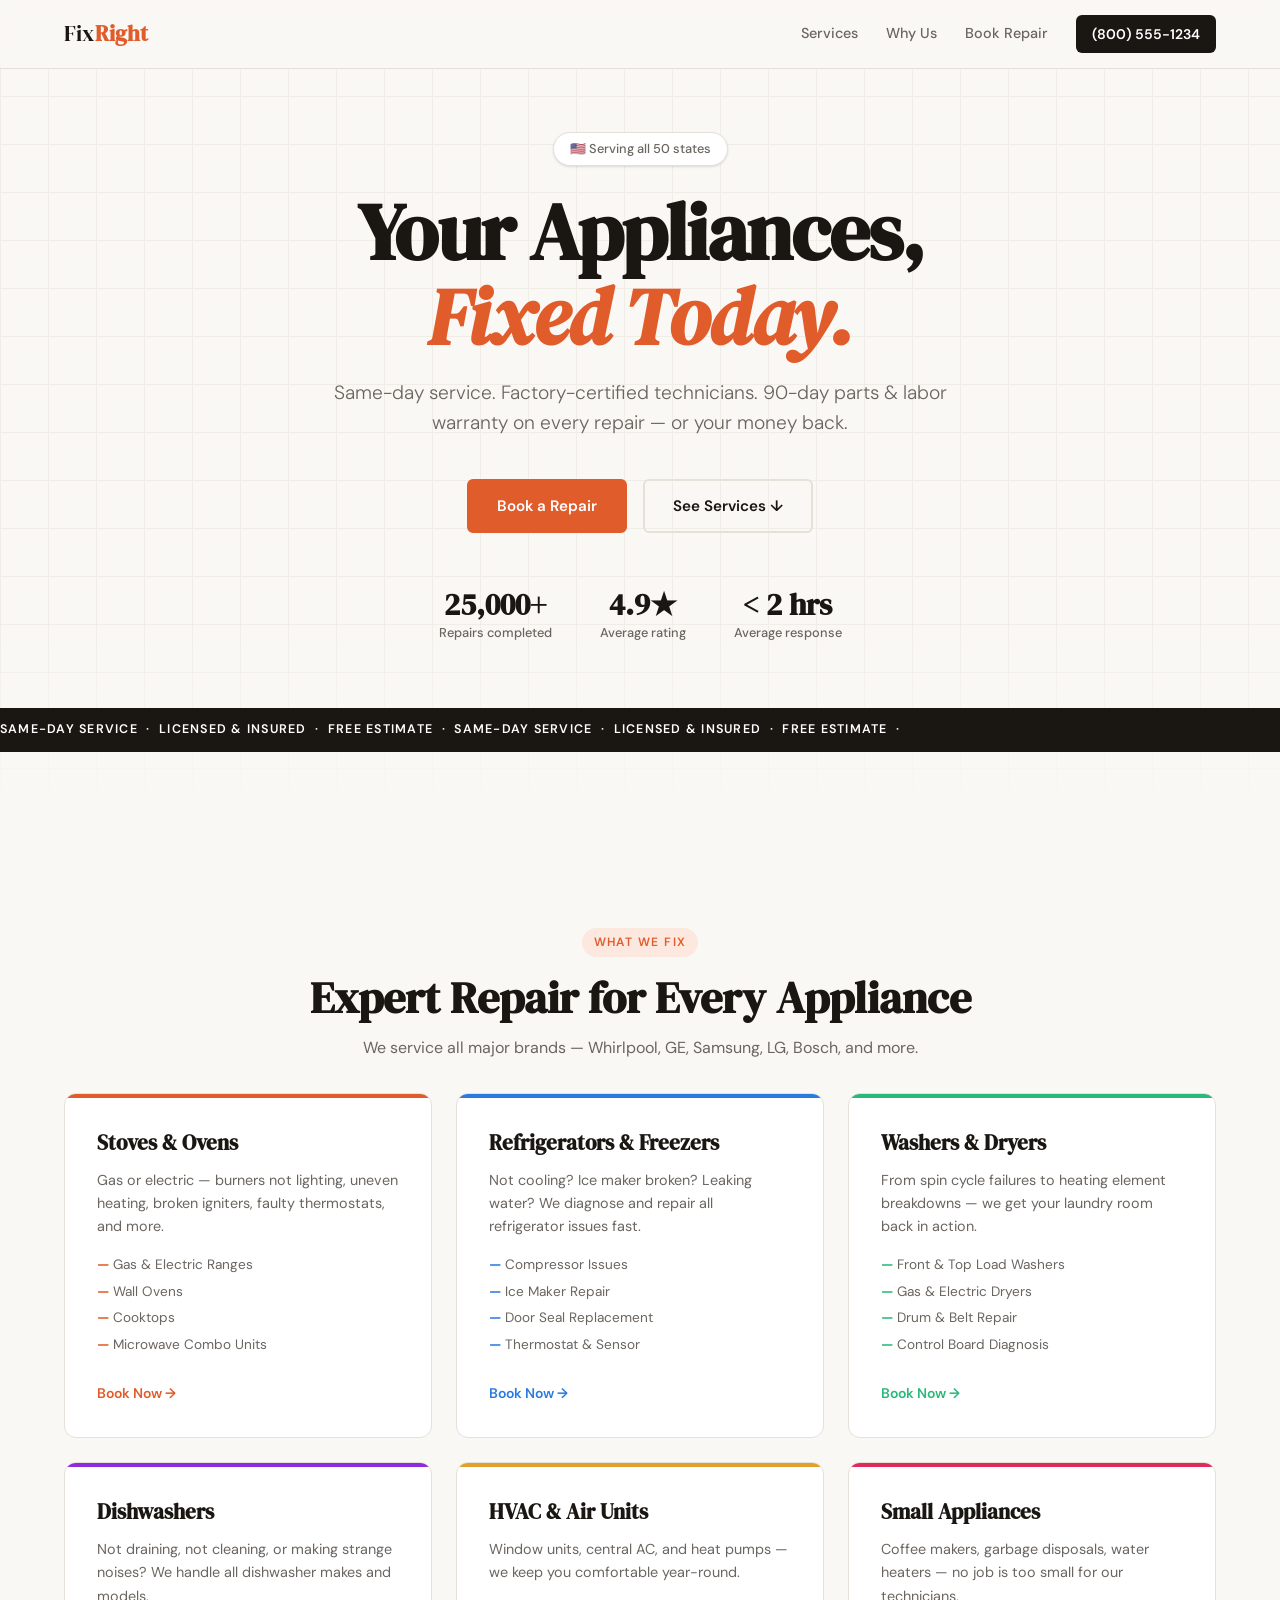
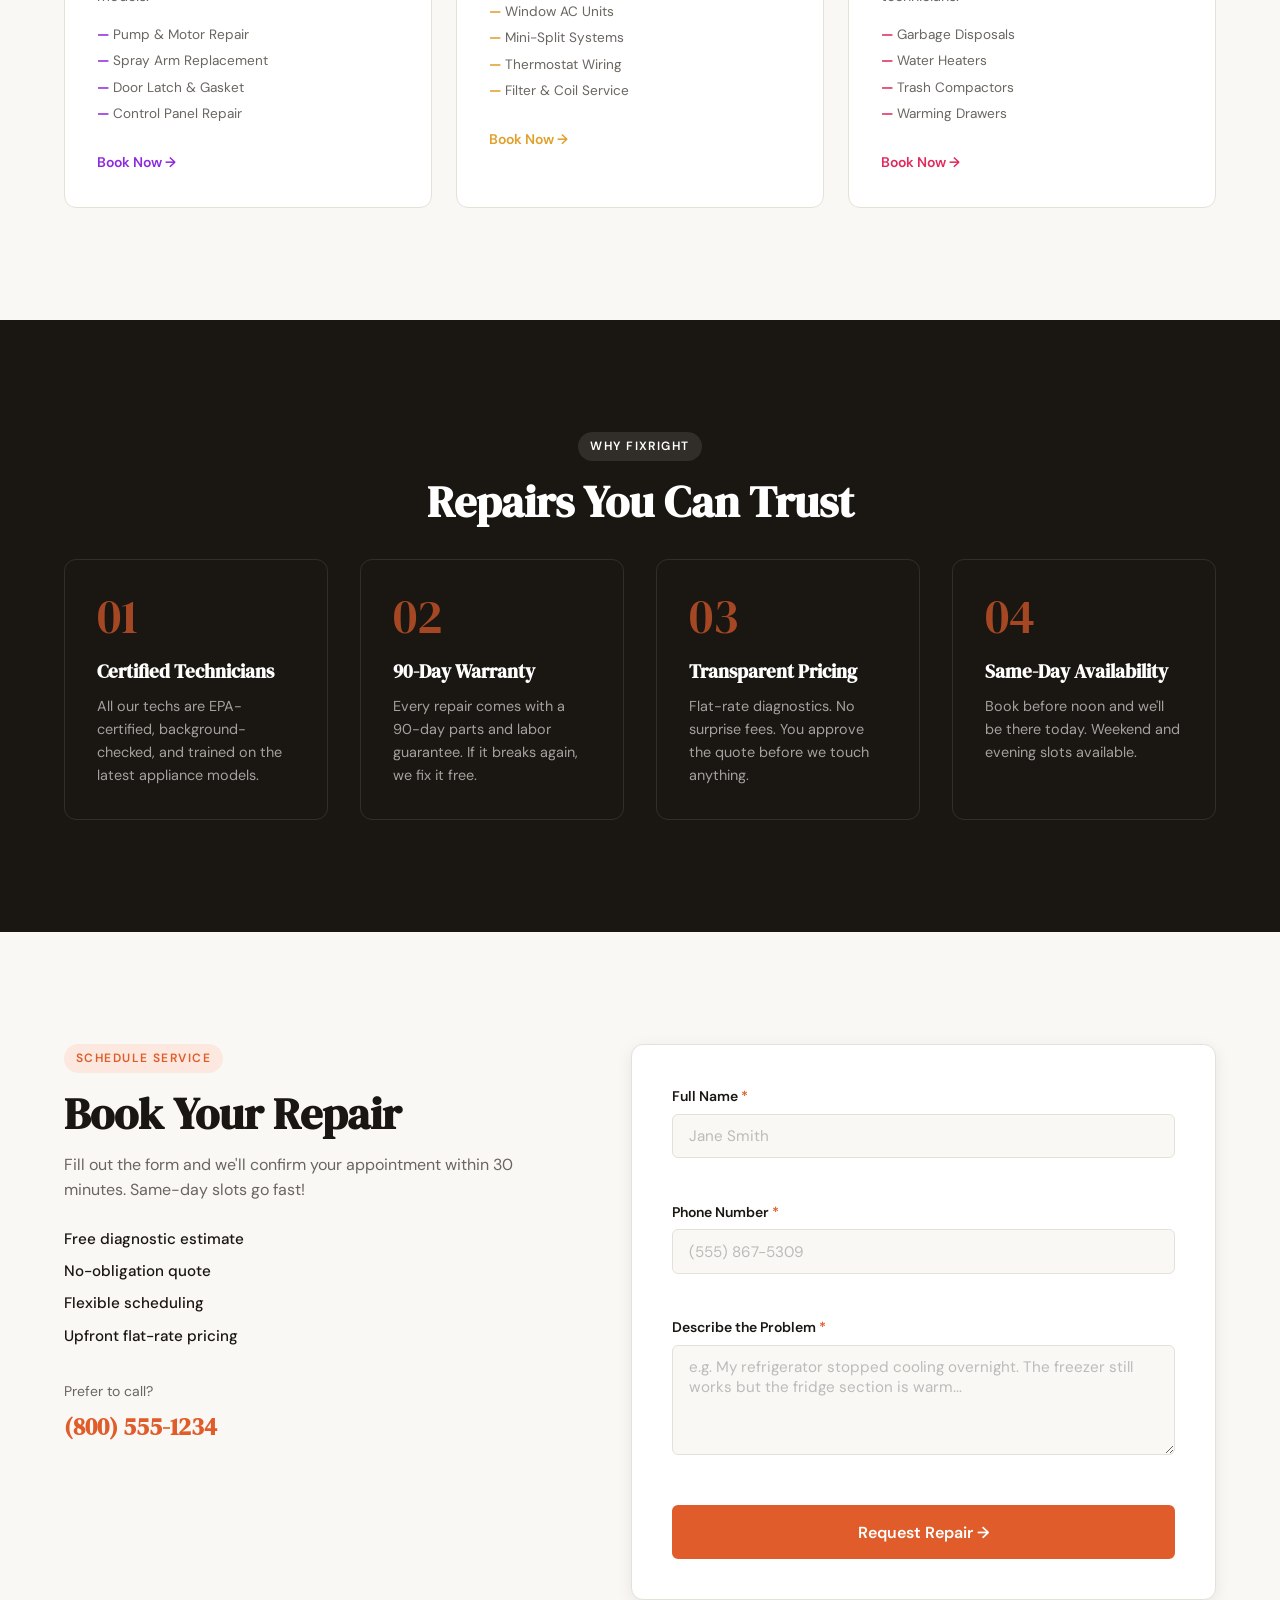
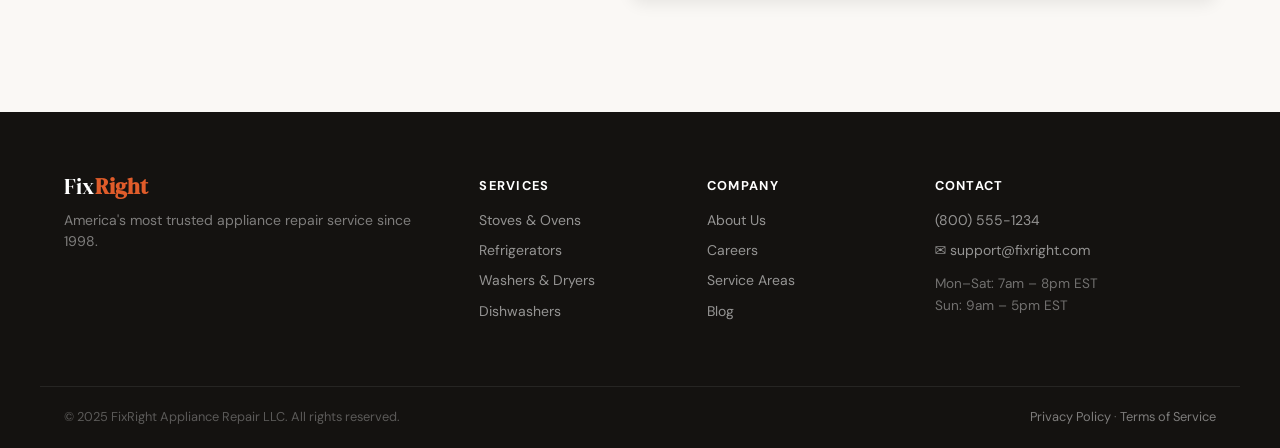
<file: frontend/mainpage/index.html>
<!DOCTYPE html>
<html lang="en">
<head>
  <meta charset="UTF-8" />
  <meta name="viewport" content="width=device-width, initial-scale=1.0" />
  <title>FixRight Appliance Repair — Fast. Reliable. Guaranteed.</title>
  <link rel="stylesheet" href="style.css" />
  <link rel="preconnect" href="https://fonts.googleapis.com" />
  <link href="https://fonts.googleapis.com/css2?family=DM+Serif+Display:ital@0;1&family=DM+Sans:wght@300;400;500;600&display=swap" rel="stylesheet" />
</head>
<body>

  <!-- HEADER / NAV -->
  <header class="site-header" id="site-header">
    <div class="container header-inner">
      <a href="#" class="logo">
        <span class="logo-text">Fix<strong>Right</strong></span>
      </a>
      <nav class="nav" role="navigation" aria-label="Main navigation">
        <a href="#services" class="nav-link">Services</a>
        <a href="#why-us" class="nav-link">Why Us</a>
        <a href="#booking" class="nav-link">Book Repair</a>
        <a href="tel:+18005551234" class="nav-cta">(800) 555-1234</a>
      </nav>
      <button class="hamburger" aria-label="Toggle menu" id="hamburger">
        <span></span><span></span><span></span>
      </button>
    </div>
  </header>

  <!-- HERO -->
  <section class="hero" id="home">
    <div class="hero-bg-grid"></div>
    <div class="container hero-inner">
      <div class="hero-badge">🇺🇸 Serving all 50 states</div>
      <h1 class="hero-title">
        Your Appliances,<br />
        <em>Fixed Today.</em>
      </h1>
      <p class="hero-subtitle">
        Same-day service. Factory-certified technicians. 90-day parts &amp; labor warranty
        on every repair — or your money back.
      </p>
      <div class="hero-actions">
        <a href="#booking" class="btn btn-primary">Book a Repair</a>
        <a href="#services" class="btn btn-ghost">See Services ↓</a>
      </div>
      <ul class="hero-stats">
        <li><strong>25,000+</strong><span>Repairs completed</span></li>
        <li><strong>4.9★</strong><span>Average rating</span></li>
        <li><strong>&lt; 2 hrs</strong><span>Average response</span></li>
      </ul>
    </div>
    <div class="hero-tape">SAME-DAY SERVICE &nbsp;·&nbsp; LICENSED &amp; INSURED &nbsp;·&nbsp; FREE ESTIMATE &nbsp;·&nbsp; SAME-DAY SERVICE &nbsp;·&nbsp; LICENSED &amp; INSURED &nbsp;·&nbsp; FREE ESTIMATE &nbsp;·&nbsp;</div>
  </section>

  <!-- SERVICES -->
  <section class="services" id="services">
    <div class="container">
      <div class="section-header">
        <span class="section-tag">What We Fix</span>
        <h2 class="section-title">Expert Repair for Every Appliance</h2>
        <p class="section-sub">We service all major brands — Whirlpool, GE, Samsung, LG, Bosch, and more.</p>
      </div>
      <div class="services-grid">

        <article class="service-card" style="--card-accent: #e05c2a;">
          <h3>Stoves &amp; Ovens</h3>
          <p>Gas or electric — burners not lighting, uneven heating, broken igniters, faulty thermostats, and more.</p>
          <ul class="service-list">
            <li>Gas &amp; Electric Ranges</li>
            <li>Wall Ovens</li>
            <li>Cooktops</li>
            <li>Microwave Combo Units</li>
          </ul>
          <a href="#booking" class="service-link">Book Now →</a>
        </article>

        <article class="service-card" style="--card-accent: #2a7be0;">
          <h3>Refrigerators &amp; Freezers</h3>
          <p>Not cooling? Ice maker broken? Leaking water? We diagnose and repair all refrigerator issues fast.</p>
          <ul class="service-list">
            <li>Compressor Issues</li>
            <li>Ice Maker Repair</li>
            <li>Door Seal Replacement</li>
            <li>Thermostat &amp; Sensor</li>
          </ul>
          <a href="#booking" class="service-link">Book Now →</a>
        </article>

        <article class="service-card" style="--card-accent: #2ab87b;">
          <h3>Washers &amp; Dryers</h3>
          <p>From spin cycle failures to heating element breakdowns — we get your laundry room back in action.</p>
          <ul class="service-list">
            <li>Front &amp; Top Load Washers</li>
            <li>Gas &amp; Electric Dryers</li>
            <li>Drum &amp; Belt Repair</li>
            <li>Control Board Diagnosis</li>
          </ul>
          <a href="#booking" class="service-link">Book Now →</a>
        </article>

        <article class="service-card" style="--card-accent: #8e2ae0;">
          <h3>Dishwashers</h3>
          <p>Not draining, not cleaning, or making strange noises? We handle all dishwasher makes and models.</p>
          <ul class="service-list">
            <li>Pump &amp; Motor Repair</li>
            <li>Spray Arm Replacement</li>
            <li>Door Latch &amp; Gasket</li>
            <li>Control Panel Repair</li>
          </ul>
          <a href="#booking" class="service-link">Book Now →</a>
        </article>

        <article class="service-card" style="--card-accent: #e0a02a;">
          <h3>HVAC &amp; Air Units</h3>
          <p>Window units, central AC, and heat pumps — we keep you comfortable year-round.</p>
          <ul class="service-list">
            <li>Window AC Units</li>
            <li>Mini-Split Systems</li>
            <li>Thermostat Wiring</li>
            <li>Filter &amp; Coil Service</li>
          </ul>
          <a href="#booking" class="service-link">Book Now →</a>
        </article>

        <article class="service-card" style="--card-accent: #e02a5c;">
          <h3>Small Appliances</h3>
          <p>Coffee makers, garbage disposals, water heaters — no job is too small for our technicians.</p>
          <ul class="service-list">
            <li>Garbage Disposals</li>
            <li>Water Heaters</li>
            <li>Trash Compactors</li>
            <li>Warming Drawers</li>
          </ul>
          <a href="#booking" class="service-link">Book Now →</a>
        </article>

      </div>
    </div>
  </section>

  <!-- WHY US -->
  <section class="why-us" id="why-us">
    <div class="container">
      <div class="section-header">
        <span class="section-tag">Why FixRight</span>
        <h2 class="section-title">Repairs You Can Trust</h2>
      </div>
      <div class="why-grid">
        <div class="why-card">
          <div class="why-num">01</div>
          <h3>Certified Technicians</h3>
          <p>All our techs are EPA-certified, background-checked, and trained on the latest appliance models.</p>
        </div>
        <div class="why-card">
          <div class="why-num">02</div>
          <h3>90-Day Warranty</h3>
          <p>Every repair comes with a 90-day parts and labor guarantee. If it breaks again, we fix it free.</p>
        </div>
        <div class="why-card">
          <div class="why-num">03</div>
          <h3>Transparent Pricing</h3>
          <p>Flat-rate diagnostics. No surprise fees. You approve the quote before we touch anything.</p>
        </div>
        <div class="why-card">
          <div class="why-num">04</div>
          <h3>Same-Day Availability</h3>
          <p>Book before noon and we'll be there today. Weekend and evening slots available.</p>
        </div>
      </div>
    </div>
  </section>

  <!-- BOOKING FORM -->
  <section class="booking" id="booking">
    <div class="container booking-inner">

      <div class="booking-copy">
        <span class="section-tag">Schedule Service</span>
        <h2 class="section-title">Book Your Repair</h2>
        <p>Fill out the form and we'll confirm your appointment within 30 minutes. Same-day slots go fast!</p>
        <ul class="booking-perks">
          <li>Free diagnostic estimate</li>
          <li>No-obligation quote</li>
          <li>Flexible scheduling</li>
          <li>Upfront flat-rate pricing</li>
        </ul>
        <div class="booking-contact">
          <p>Prefer to call?</p>
          <a href="tel:+18005551234" class="booking-phone">(800) 555-1234</a>
        </div>
      </div>

      <!-- FORM -->
      <div class="booking-form-wrap">
        <form id="booking-form" class="booking-form" novalidate>

          <!-- Name -->
          <div class="form-group" id="group-name">
            <label for="name" class="form-label">Full Name <span class="required">*</span></label>
            <input
              type="text"
              id="name"
              name="name"
              class="form-input"
              placeholder="Jane Smith"
              autocomplete="name"
              aria-describedby="name-error"
            />
            <span class="form-error" id="name-error" role="alert"></span>
          </div>

          <!-- Phone -->
          <div class="form-group" id="group-phone">
            <label for="phone" class="form-label">Phone Number <span class="required">*</span></label>
            <input
              type="tel"
              id="phone"
              name="phone"
              class="form-input"
              placeholder="(555) 867-5309"
              autocomplete="tel"
              aria-describedby="phone-error"
            />
            <span class="form-error" id="phone-error" role="alert"></span>
          </div>

          <!-- Problem Description -->
          <div class="form-group" id="group-problem">
            <label for="problem_description" class="form-label">Describe the Problem <span class="required">*</span></label>
            <textarea
              id="problem_description"
              name="problem_description"
              class="form-input form-textarea"
              rows="4"
              placeholder="e.g. My refrigerator stopped cooling overnight. The freezer still works but the fridge section is warm..."
              aria-describedby="problem-error"
            ></textarea>
            <span class="form-error" id="problem-error" role="alert"></span>
          </div>

          <!-- Submit -->
          <button type="submit" class="btn btn-primary btn-full" id="submit-btn">
            <span class="btn-text">Request Repair →</span>
            <span class="btn-loader" hidden>Sending…</span>
          </button>

        </form>

        <!-- Success Message (hidden by default) -->
        <div class="form-success" id="form-success" hidden>
          <h3>Booking Received!</h3>
          <p>Thanks! We'll call you within 30 minutes to confirm your appointment slot.</p>
          <button class="btn btn-ghost" id="reset-form">Book Another Repair</button>
        </div>
      </div>

    </div>
  </section>

  <!--FOOTER-->
  <footer class="site-footer">
    <div class="container footer-inner">
      <div class="footer-brand">
        <a href="#" class="logo">
          <span class="logo-text">Fix<strong>Right</strong></span>
        </a>
        <p class="footer-tagline">America's most trusted appliance repair service since 1998.</p>
      </div>
      <nav class="footer-nav">
        <h4>Services</h4>
        <a href="#services">Stoves &amp; Ovens</a>
        <a href="#services">Refrigerators</a>
        <a href="#services">Washers &amp; Dryers</a>
        <a href="#services">Dishwashers</a>
      </nav>
      <nav class="footer-nav">
        <h4>Company</h4>
        <a href="#">About Us</a>
        <a href="#">Careers</a>
        <a href="#">Service Areas</a>
        <a href="#">Blog</a>
      </nav>
      <div class="footer-contact">
        <h4>Contact</h4>
        <a href="tel:+18005551234">(800) 555-1234</a>
        <a href="mailto:support@fixright.com">✉ support@fixright.com</a>
        <p>Mon–Sat: 7am – 8pm EST<br/>Sun: 9am – 5pm EST</p>
      </div>
    </div>
    <div class="footer-bottom">
      <div class="container">
        <p>© 2025 FixRight Appliance Repair LLC. All rights reserved.</p>
        <p><a href="#">Privacy Policy</a> · <a href="#">Terms of Service</a></p>
      </div>
    </div>
  </footer>

  <script src="script.js"></script>
</body>
</html>
</file>
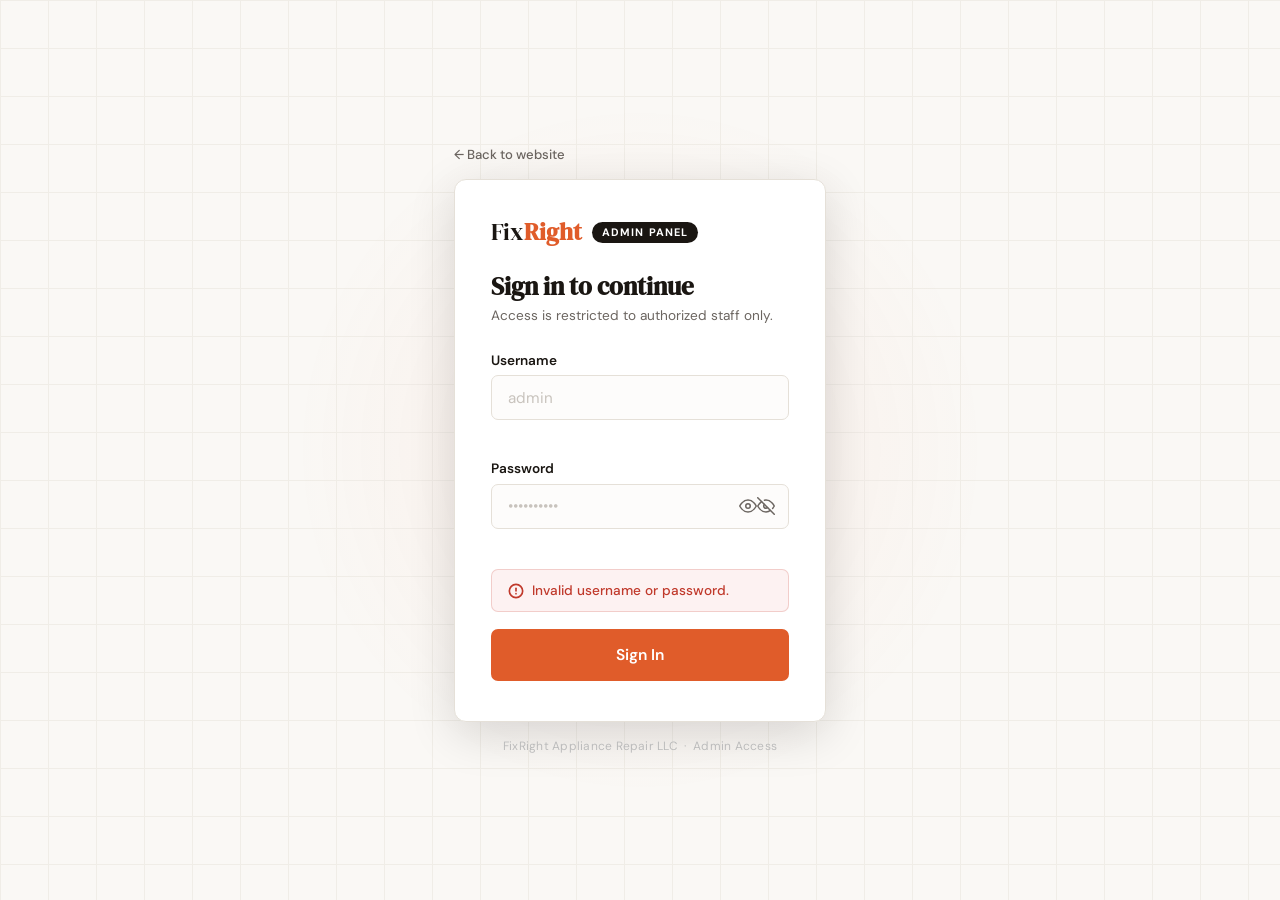
<file: frontend/admin/admin.html>
<!DOCTYPE html>
<html lang="en">
<head>
  <meta charset="UTF-8" />
  <meta name="viewport" content="width=device-width, initial-scale=1.0" />
  <title>FixRight — Admin</title>
  <link rel="preconnect" href="https://fonts.googleapis.com" />
  <link href="https://fonts.googleapis.com/css2?family=DM+Serif+Display&family=DM+Sans:wght@300;400;500;600&display=swap" rel="stylesheet" />
  <link rel="stylesheet" href="admin.css" />
</head>
<body>

  <header class="header">
    <div class="header-logo">
      Fix<em>Right</em>
      <span class="header-tag">Admin</span>
    </div>
    <div class="header-right"><span class="header-user-wrap"><svg xmlns="http://www.w3.org/2000/svg" width="14" height="14" viewBox="0 0 24 24" fill="none" stroke="currentColor" stroke-width="2.5" stroke-linecap="round" stroke-linejoin="round"><path d="M20 21v-2a4 4 0 0 0-4-4H8a4 4 0 0 0-4 4v2"/><circle cx="12" cy="7" r="4"/></svg><span id="header-user">admin</span></span><button class="btn-signout" id="btn-signout">Sign Out</button><a href="/" class="header-back">← Site</a></div>
  </header>

  <main class="page">

    <div class="toolbar">
      <div class="toolbar-left">
        <h1>Repair Requests</h1>
        <p>All requests submitted via the website form</p>
      </div>
      <div class="toolbar-right">
        <span class="count-pill" id="count-pill">…</span>
        <input
          type="search"
          class="search"
          id="search"
          placeholder="Search by name or phone…"
        />
        <button class="btn btn-outline" id="btn-refresh">↻ Refresh</button>
      </div>
    </div>

    <div class="card">
      <div class="table-scroll" id="table-wrap">
        <table>
          <thead>
            <tr>
              <th>#</th>
              <th>Name</th>
              <th>Phone</th>
              <th>Problem Description</th>
              <th>Request Date</th>
            </tr>
          </thead>
          <tbody id="tbody"></tbody>
        </table>
      </div>

      <div class="state" id="state-loading">
        <p>Loading requests…</p>
      </div>
      <div class="state" id="state-empty" hidden>
        <p>No requests yet.</p>
      </div>
      <div class="state" id="state-error" hidden>
        <p id="error-text">Failed to load requests.</p>
        <span class="retry" id="retry-btn">Try again</span>
      </div>

      <div class="card-footer" id="card-footer" hidden>
        <span id="footer-text"></span>
        <span>Updated: <span id="last-updated">—</span></span>
      </div>
    </div>

  </main>

  <script src="admin.js"></script>
</body>
</html>
</file>
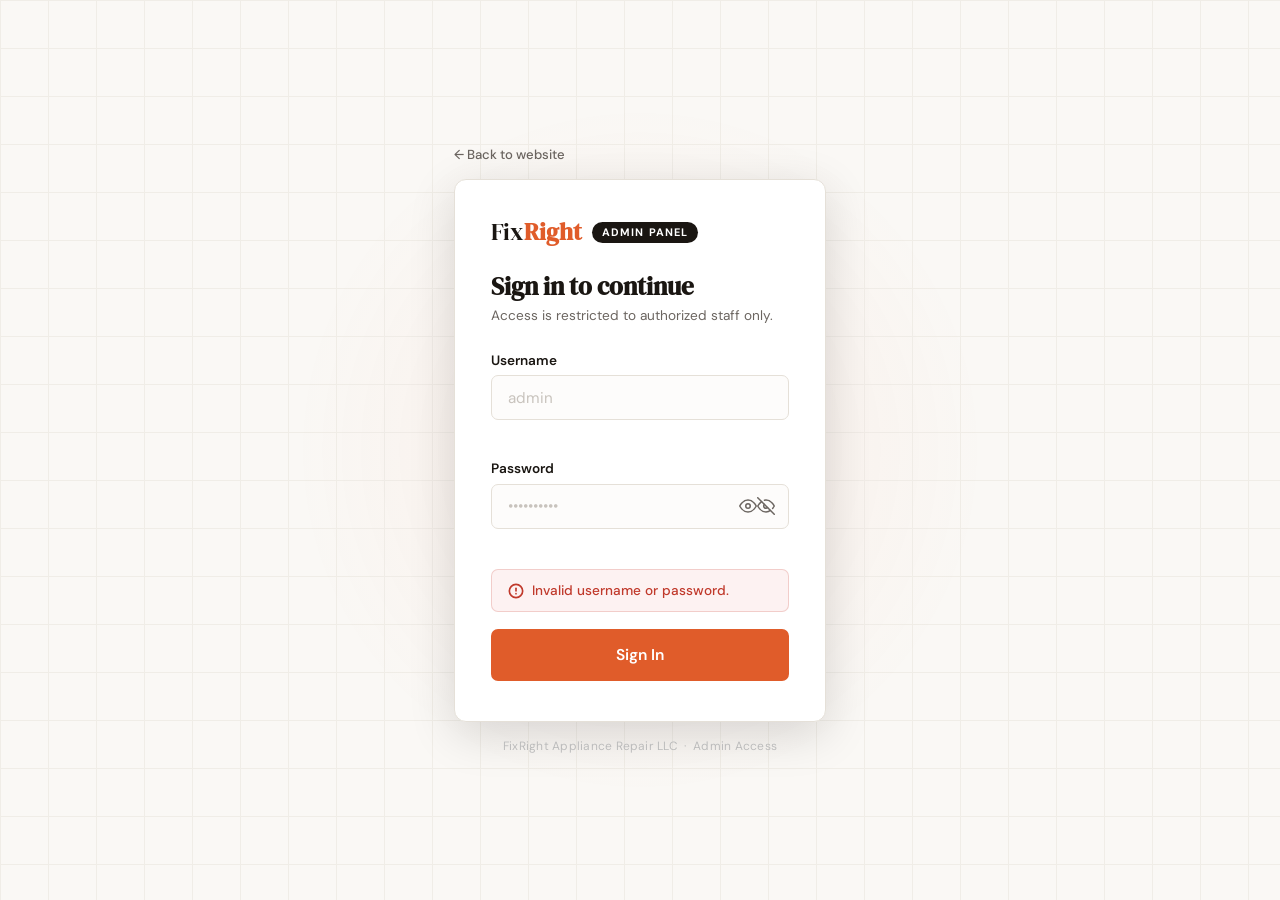
<file: frontend/admin/login.html>
<!DOCTYPE html>
<html lang="en">
<head>
  <meta charset="UTF-8" />
  <meta name="viewport" content="width=device-width, initial-scale=1.0" />
  <title>FixRight — Admin Sign In</title>
  <link rel="preconnect" href="https://fonts.googleapis.com" />
  <link href="https://fonts.googleapis.com/css2?family=DM+Serif+Display:ital@0;1&family=DM+Sans:wght@300;400;500;600&display=swap" rel="stylesheet" />
  <link rel="stylesheet" href="login.css" />
</head>
<body>

  <div class="bg-grid"></div>

  <div class="wrap">

    <a href="/" class="back-link">← Back to website</a>

    <div class="card">

      <div class="card-brand">
        <span class="logo">Fix<strong>Right</strong></span>
        <span class="badge">Admin Panel</span>
      </div>

      <h1 class="card-title">Sign in to continue</h1>
      <p class="card-sub">Access is restricted to authorized staff only.</p>

      <form id="login-form" novalidate>

        <div class="field" id="field-username">
          <label for="username">Username</label>
          <input
            type="text"
            id="username"
            name="username"
            autocomplete="username"
            placeholder="admin"
            spellcheck="false"
          />
          <span class="field-error" id="username-error"></span>
        </div>

        <div class="field" id="field-password">
          <label for="password">Password</label>
          <div class="password-wrap">
            <input
              type="password"
              id="password"
              name="password"
              autocomplete="current-password"
              placeholder="••••••••••"
            />
            <button type="button" class="toggle-pw" id="toggle-pw" aria-label="Show password">
              <svg id="eye-show" xmlns="http://www.w3.org/2000/svg" width="18" height="18" viewBox="0 0 24 24" fill="none" stroke="currentColor" stroke-width="2" stroke-linecap="round" stroke-linejoin="round"><path d="M1 12s4-8 11-8 11 8 11 8-4 8-11 8-11-8-11-8z"/><circle cx="12" cy="12" r="3"/></svg>
              <svg id="eye-hide" xmlns="http://www.w3.org/2000/svg" width="18" height="18" viewBox="0 0 24 24" fill="none" stroke="currentColor" stroke-width="2" stroke-linecap="round" stroke-linejoin="round" hidden><path d="M17.94 17.94A10.07 10.07 0 0 1 12 20c-7 0-11-8-11-8a18.45 18.45 0 0 1 5.06-5.94M9.9 4.24A9.12 9.12 0 0 1 12 4c7 0 11 8 11 8a18.5 18.5 0 0 1-2.16 3.19m-6.72-1.07a3 3 0 1 1-4.24-4.24"/><line x1="1" y1="1" x2="23" y2="23"/></svg>
            </button>
          </div>
          <span class="field-error" id="password-error"></span>
        </div>

        <div class="alert" id="alert-error" hidden>
          <svg xmlns="http://www.w3.org/2000/svg" width="16" height="16" viewBox="0 0 24 24" fill="none" stroke="currentColor" stroke-width="2.5" stroke-linecap="round" stroke-linejoin="round"><circle cx="12" cy="12" r="10"/><line x1="12" y1="8" x2="12" y2="12"/><line x1="12" y1="16" x2="12.01" y2="16"/></svg>
          <span id="alert-text">Invalid username or password.</span>
        </div>

        <button type="submit" class="btn-submit" id="btn-submit">
          <span class="btn-label">Sign In</span>
          <span class="btn-spinner" hidden>
            <svg class="spin" xmlns="http://www.w3.org/2000/svg" width="18" height="18" viewBox="0 0 24 24" fill="none" stroke="currentColor" stroke-width="2.5" stroke-linecap="round"><path d="M21 12a9 9 0 1 1-6.219-8.56"/></svg>
          </span>
        </button>

      </form>

    </div>

    <p class="footer-note">FixRight Appliance Repair LLC &nbsp;·&nbsp; Admin Access</p>

  </div>

  <script src="login.js"></script>
</body>
</html>
</file>
<file: frontend/mainpage/style.css>
:root {
  /* Palette */
  --clr-bg:        #faf8f5;
  --clr-surface:   #ffffff;
  --clr-ink:       #1a1612;
  --clr-ink-muted: #6b6560;
  --clr-border:    #e5e0d8;
  --clr-accent:    #e05c2a;          /* FixRight orange */
  --clr-accent-dk: #b84520;
  --clr-accent-lt: #fce8df;

  /* Typography */
  --font-serif:    'DM Serif Display', Georgia, serif;
  --font-sans:     'DM Sans', system-ui, sans-serif;

  /* Spacing */
  --space-xs:  0.5rem;
  --space-sm:  1rem;
  --space-md:  2rem;
  --space-lg:  4rem;
  --space-xl:  7rem;

  /* Layout */
  --max-w:     1200px;
  --radius:    12px;
  --radius-sm: 6px;

  /* Shadows */
  --shadow-sm: 0 1px 3px rgba(0,0,0,.07), 0 1px 2px rgba(0,0,0,.06);
  --shadow-md: 0 4px 16px rgba(0,0,0,.08);
  --shadow-lg: 0 12px 40px rgba(0,0,0,.12);
}

/* ── Reset ── */
*, *::before, *::after { box-sizing: border-box; margin: 0; padding: 0; }
html { scroll-behavior: smooth; }
body {
  font-family: var(--font-sans);
  background: var(--clr-bg);
  color: var(--clr-ink);
  line-height: 1.6;
  font-size: 1rem;
  -webkit-font-smoothing: antialiased;
}
img { display: block; max-width: 100%; }
a { color: inherit; text-decoration: none; }
ul { list-style: none; }

/* ── Utility ── */
.container {
  max-width: var(--max-w);
  margin-inline: auto;
  padding-inline: 1.5rem;
}

/* ── Buttons ── */
.btn {
  display: inline-flex;
  align-items: center;
  justify-content: center;
  gap: 0.5rem;
  padding: 0.8rem 1.75rem;
  border-radius: var(--radius-sm);
  font-family: var(--font-sans);
  font-size: 0.95rem;
  font-weight: 600;
  cursor: pointer;
  transition: all 0.2s ease;
  border: 2px solid transparent;
  white-space: nowrap;
}
.btn-primary {
  background: var(--clr-accent);
  color: #fff;
  border-color: var(--clr-accent);
}
.btn-primary:hover {
  background: var(--clr-accent-dk);
  border-color: var(--clr-accent-dk);
  transform: translateY(-1px);
  box-shadow: 0 6px 20px rgba(224,92,42,.35);
}
.btn-ghost {
  background: transparent;
  color: var(--clr-ink);
  border-color: var(--clr-border);
}
.btn-ghost:hover {
  background: var(--clr-surface);
  border-color: var(--clr-ink);
}
.btn-full { width: 100%; }

/* ── Section Shared ── */
.section-tag {
  display: inline-block;
  font-size: 0.75rem;
  font-weight: 600;
  letter-spacing: .12em;
  text-transform: uppercase;
  color: var(--clr-accent);
  background: var(--clr-accent-lt);
  padding: 0.3rem 0.75rem;
  border-radius: 999px;
  margin-bottom: 1rem;
}
.section-header {
  text-align: center;
  margin-bottom: var(--space-md);
}
.section-title {
  font-family: var(--font-serif);
  font-size: clamp(2rem, 4vw, 2.75rem);
  line-height: 1.15;
  margin-bottom: 0.75rem;
}
.section-sub {
  color: var(--clr-ink-muted);
  max-width: 54ch;
  margin-inline: auto;
}

/*HEADER*/
.site-header {
  position: fixed;
  top: 0; left: 0; right: 0;
  z-index: 100;
  background: rgba(250,248,245,.92);
  backdrop-filter: blur(14px);
  border-bottom: 1px solid var(--clr-border);
  transition: box-shadow 0.3s;
}
.site-header.scrolled { box-shadow: var(--shadow-md); }
.header-inner {
  display: flex;
  align-items: center;
  justify-content: space-between;
  height: 68px;
}
.logo {
  display: flex;
  align-items: center;
  gap: 0.4rem;
  font-family: var(--font-serif);
  font-size: 1.4rem;
  line-height: 1;
}
.logo-icon {
  font-size: 1.5rem;
  animation: spin-slow 12s linear infinite;
}
@keyframes spin-slow { to { transform: rotate(360deg); } }
.logo-text strong { color: var(--clr-accent); }
.nav {
  display: flex;
  align-items: center;
  gap: 0.25rem;
}
.nav-link {
  padding: 0.4rem 0.75rem;
  border-radius: var(--radius-sm);
  font-size: 0.9rem;
  font-weight: 500;
  color: var(--clr-ink-muted);
  transition: color 0.15s, background 0.15s;
}
.nav-link:hover { color: var(--clr-ink); background: var(--clr-border); }
.nav-cta {
  margin-left: 0.75rem;
  padding: 0.5rem 1rem;
  background: var(--clr-ink);
  color: #fff;
  border-radius: var(--radius-sm);
  font-size: 0.875rem;
  font-weight: 600;
  transition: background 0.15s;
}
.nav-cta:hover { background: var(--clr-accent); }
.hamburger {
  display: none;
  flex-direction: column;
  gap: 5px;
  background: none;
  border: none;
  cursor: pointer;
  padding: 4px;
}
.hamburger span {
  display: block;
  width: 24px; height: 2px;
  background: var(--clr-ink);
  border-radius: 2px;
  transition: transform 0.25s, opacity 0.25s;
}

/*HERO*/
.hero {
  padding-top: calc(68px + var(--space-lg));
  padding-bottom: var(--space-lg);
  position: relative;
  overflow: hidden;
  background: var(--clr-bg);
}
.hero-bg-grid {
  position: absolute;
  inset: 0;
  background-image:
    linear-gradient(var(--clr-border) 1px, transparent 1px),
    linear-gradient(90deg, var(--clr-border) 1px, transparent 1px);
  background-size: 48px 48px;
  opacity: 0.45;
  pointer-events: none;
}
.hero::after {
  content: '';
  position: absolute;
  bottom: 0; left: 0; right: 0;
  height: 200px;
  background: linear-gradient(to bottom, transparent, var(--clr-bg));
  pointer-events: none;
}
.hero-inner {
  position: relative;
  z-index: 1;
  text-align: center;
  max-width: 760px;
  margin-inline: auto;
}
.hero-badge {
  display: inline-block;
  background: var(--clr-surface);
  border: 1px solid var(--clr-border);
  border-radius: 999px;
  padding: 0.35rem 1rem;
  font-size: 0.8rem;
  font-weight: 500;
  color: var(--clr-ink-muted);
  margin-bottom: 1.5rem;
  box-shadow: var(--shadow-sm);
}
.hero-title {
  font-family: var(--font-serif);
  font-size: clamp(2.75rem, 7vw, 5rem);
  line-height: 1.05;
  margin-bottom: 1.25rem;
  letter-spacing: -0.02em;
}
.hero-title em {
  font-style: italic;
  color: var(--clr-accent);
}
.hero-subtitle {
  font-size: clamp(1rem, 2vw, 1.2rem);
  color: var(--clr-ink-muted);
  max-width: 52ch;
  margin-inline: auto;
  margin-bottom: 2.5rem;
  font-weight: 300;
}
.hero-actions {
  display: flex;
  align-items: center;
  justify-content: center;
  gap: 1rem;
  flex-wrap: wrap;
  margin-bottom: 3.5rem;
}
.hero-stats {
  display: flex;
  align-items: flex-start;
  justify-content: center;
  gap: 3rem;
  flex-wrap: wrap;
}
.hero-stats li {
  display: flex;
  flex-direction: column;
  align-items: center;
}
.hero-stats strong {
  font-family: var(--font-serif);
  font-size: 1.85rem;
  color: var(--clr-ink);
  line-height: 1.1;
}
.hero-stats span {
  font-size: 0.8rem;
  color: var(--clr-ink-muted);
  font-weight: 500;
  margin-top: 0.1rem;
}
/* Marquee tape */
.hero-tape {
  position: relative;
  z-index: 2;
  margin-top: var(--space-lg);
  background: var(--clr-ink);
  color: #fff;
  font-size: 0.78rem;
  font-weight: 600;
  letter-spacing: .1em;
  text-transform: uppercase;
  padding: 0.75rem 0;
  white-space: nowrap;
  overflow: hidden;
  animation: tape-scroll 22s linear infinite;
}
@keyframes tape-scroll {
  from { background-position-x: 0; }
}

/*SERVICES*/
.services {
  padding-block: var(--space-xl);
}
.services-grid {
  display: grid;
  grid-template-columns: repeat(auto-fit, minmax(310px, 1fr));
  gap: 1.5rem;
  margin-top: var(--space-md);
}
.service-card {
  background: var(--clr-surface);
  border: 1px solid var(--clr-border);
  border-radius: var(--radius);
  padding: 2rem;
  position: relative;
  overflow: hidden;
  transition: box-shadow 0.2s, transform 0.2s;
}
.service-card::before {
  content: '';
  position: absolute;
  top: 0; left: 0; right: 0;
  height: 4px;
  background: var(--card-accent, var(--clr-accent));
}
.service-card:hover {
  box-shadow: var(--shadow-lg);
  transform: translateY(-3px);
}
.service-icon {
  font-size: 2.25rem;
  margin-bottom: 0.875rem;
  line-height: 1;
}
.service-card h3 {
  font-family: var(--font-serif);
  font-size: 1.3rem;
  margin-bottom: 0.625rem;
}
.service-card p {
  color: var(--clr-ink-muted);
  font-size: 0.9rem;
  margin-bottom: 1rem;
}
.service-list {
  display: flex;
  flex-direction: column;
  gap: 0.3rem;
  margin-bottom: 1.5rem;
}
.service-list li {
  font-size: 0.85rem;
  color: var(--clr-ink-muted);
  padding-left: 1rem;
  position: relative;
}
.service-list li::before {
  content: '—';
  position: absolute;
  left: 0;
  color: var(--card-accent, var(--clr-accent));
  font-weight: 700;
}
.service-link {
  font-size: 0.875rem;
  font-weight: 600;
  color: var(--card-accent, var(--clr-accent));
  transition: gap 0.15s;
  display: inline-block;
}
.service-link:hover { opacity: 0.75; }

/*WHY US*/
.why-us {
  background: var(--clr-ink);
  color: #fff;
  padding-block: var(--space-xl);
}
.why-us .section-tag {
  background: rgba(255,255,255,.1);
  color: #fff;
}
.why-us .section-title { color: #fff; }
.why-grid {
  display: grid;
  grid-template-columns: repeat(auto-fit, minmax(240px, 1fr));
  gap: 2rem;
  margin-top: var(--space-md);
}
.why-card {
  padding: 2rem;
  border: 1px solid rgba(255,255,255,.1);
  border-radius: var(--radius);
  transition: background 0.2s;
}
.why-card:hover { background: rgba(255,255,255,.05); }
.why-num {
  font-family: var(--font-serif);
  font-size: 3rem;
  color: var(--clr-accent);
  line-height: 1;
  margin-bottom: 1rem;
  opacity: 0.7;
}
.why-card h3 {
  font-family: var(--font-serif);
  font-size: 1.2rem;
  margin-bottom: 0.5rem;
}
.why-card p { color: rgba(255,255,255,.6); font-size: 0.9rem; }

/*BOOKING SECTION*/
.booking {
  padding-block: var(--space-xl);
  background: var(--clr-bg);
}
.booking-inner {
  display: grid;
  grid-template-columns: 1fr 1.2fr;
  gap: 5rem;
  align-items: start;
}
.booking-copy .section-title { text-align: left; }
.booking-copy > p {
  color: var(--clr-ink-muted);
  margin-bottom: 1.5rem;
}
.booking-perks {
  display: flex;
  flex-direction: column;
  gap: 0.5rem;
  margin-bottom: 2rem;
}
.booking-perks li {
  font-size: 0.95rem;
  font-weight: 500;
}
.booking-contact p {
  font-size: 0.875rem;
  color: var(--clr-ink-muted);
  margin-bottom: 0.35rem;
}
.booking-phone {
  font-family: var(--font-serif);
  font-size: 1.5rem;
  color: var(--clr-accent);
  font-weight: 700;
}
.booking-phone:hover { opacity: 0.8; }

/* Form */
.booking-form-wrap {
  background: var(--clr-surface);
  border: 1px solid var(--clr-border);
  border-radius: var(--radius);
  padding: 2.5rem;
  box-shadow: var(--shadow-md);
}
.booking-form { display: flex; flex-direction: column; gap: 1.25rem; }
.form-group { display: flex; flex-direction: column; gap: 0.4rem; }
.form-label {
  font-size: 0.875rem;
  font-weight: 600;
  color: var(--clr-ink);
}
.required { color: var(--clr-accent); }
.form-input {
  padding: 0.7rem 1rem;
  border: 1.5px solid var(--clr-border);
  border-radius: var(--radius-sm);
  font-family: var(--font-sans);
  font-size: 0.95rem;
  color: var(--clr-ink);
  background: var(--clr-bg);
  transition: border-color 0.15s, box-shadow 0.15s;
  outline: none;
  width: 100%;
}
.form-input::placeholder { color: #bbb; }
.form-input:focus {
  border-color: var(--clr-accent);
  box-shadow: 0 0 0 3px rgba(224,92,42,.15);
  background: #fff;
}
.form-input.input-error {
  border-color: #e02a2a;
  box-shadow: 0 0 0 3px rgba(224,42,42,.12);
}
.form-textarea { resize: vertical; min-height: 110px; }
.form-error {
  font-size: 0.8rem;
  color: #c0392b;
  font-weight: 500;
  min-height: 1rem;
  display: block;
}

/* Submit button states */
#submit-btn { padding: 0.9rem; font-size: 1rem; margin-top: 0.5rem; }
#submit-btn:disabled { opacity: 0.65; cursor: not-allowed; transform: none; }

/* Success */
.form-success {
  text-align: center;
  padding: 2rem;
}
.success-icon { font-size: 3rem; margin-bottom: 1rem; }
.form-success h3 {
  font-family: var(--font-serif);
  font-size: 1.6rem;
  margin-bottom: 0.5rem;
}
.form-success p {
  color: var(--clr-ink-muted);
  margin-bottom: 1.5rem;
}

/*FOOTER*/
.site-footer {
  background: #141210;
  color: rgba(255,255,255,.75);
  padding-top: var(--space-lg);
}
.footer-inner {
  display: grid;
  grid-template-columns: 2fr 1fr 1fr 1.5fr;
  gap: 2.5rem;
  padding-bottom: var(--space-lg);
  border-bottom: 1px solid rgba(255,255,255,.08);
}
.footer-brand .logo { color: #fff; margin-bottom: 0.75rem; }
.footer-tagline { font-size: 0.875rem; color: rgba(255,255,255,.45); line-height: 1.5; }
.footer-nav, .footer-contact {
  display: flex;
  flex-direction: column;
  gap: 0.5rem;
}
.footer-nav h4, .footer-contact h4 {
  font-weight: 700;
  font-size: 0.8rem;
  text-transform: uppercase;
  letter-spacing: .1em;
  color: #fff;
  margin-bottom: 0.25rem;
}
.footer-nav a, .footer-contact a {
  font-size: 0.875rem;
  color: rgba(255,255,255,.55);
  transition: color 0.15s;
}
.footer-nav a:hover, .footer-contact a:hover { color: #fff; }
.footer-contact p { font-size: 0.85rem; color: rgba(255,255,255,.4); line-height: 1.6; margin-top: 0.25rem; }
.footer-bottom {
  padding-block: 1.25rem;
}
.footer-bottom .container {
  display: flex;
  align-items: center;
  justify-content: space-between;
  font-size: 0.8rem;
  color: rgba(255,255,255,.3);
  flex-wrap: wrap;
  gap: 0.5rem;
}
.footer-bottom a { color: rgba(255,255,255,.45); }
.footer-bottom a:hover { color: #fff; }

/*RESPONSIVE*/
@media (max-width: 900px) {
  .booking-inner { grid-template-columns: 1fr; gap: 2.5rem; }
  .footer-inner { grid-template-columns: 1fr 1fr; }
}

@media (max-width: 680px) {
  .nav { display: none; }
  .nav.open {
    display: flex;
    flex-direction: column;
    position: fixed;
    top: 68px; left: 0; right: 0;
    background: var(--clr-bg);
    border-bottom: 1px solid var(--clr-border);
    padding: 1.5rem;
    gap: 0.5rem;
    box-shadow: var(--shadow-md);
    z-index: 99;
  }
  .nav.open .nav-cta { margin: 0.5rem 0 0; }
  .hamburger { display: flex; }
  .hero-stats { gap: 1.75rem; }
  .footer-inner { grid-template-columns: 1fr; }
  .footer-bottom .container { flex-direction: column; align-items: flex-start; }
  .booking-form-wrap { padding: 1.5rem; }
}

@media (max-width: 480px) {
  .hero-actions { flex-direction: column; align-items: stretch; text-align: center; }
  .btn { width: 100%; }
  .hero-title { font-size: 2.5rem; }
}
</file>
<file: frontend/admin/admin.css>
*, *::before, *::after { box-sizing: border-box; margin: 0; padding: 0; }

:root {
  --ink:        #1a1612;
  --bg:         #f4f2ef;
  --surface:    #ffffff;
  --border:     #e5e0d8;
  --muted:      #6b6560;
  --accent:     #e05c2a;
  --accent-lt:  #fce8df;
  --font-serif: 'DM Serif Display', Georgia, serif;
  --font-sans:  'DM Sans', system-ui, sans-serif;
  --radius:     10px;
  --shadow:     0 2px 12px rgba(0,0,0,.07);
}

body {
  font-family: var(--font-sans);
  background: var(--bg);
  color: var(--ink);
  min-height: 100vh;
  -webkit-font-smoothing: antialiased;
}

/*Header*/
.header {
  background: var(--ink);
  color: #fff;
  padding: 0 2rem;
  height: 60px;
  display: flex;
  align-items: center;
  justify-content: space-between;
  position: sticky;
  top: 0;
  z-index: 10;
}
.header-logo {
  font-family: var(--font-serif);
  font-size: 1.2rem;
  display: flex;
  align-items: center;
  gap: 0.4rem;
}
.header-logo em { color: var(--accent); font-style: normal; }
.header-tag {
  font-size: 0.7rem;
  font-weight: 600;
  letter-spacing: .1em;
  text-transform: uppercase;
  background: rgba(255,255,255,.1);
  padding: 0.2rem 0.6rem;
  border-radius: 999px;
  margin-left: 0.5rem;
}
.header-back {
  font-size: 0.85rem;
  color: rgba(255,255,255,.5);
  text-decoration: none;
  transition: color 0.15s;
}
.header-back:hover { color: #fff; }

/*Layout*/
.page { max-width: 1140px; margin: 0 auto; padding: 2rem 1.5rem 4rem; }

/*Toolbar*/
.toolbar {
  display: flex;
  align-items: center;
  justify-content: space-between;
  flex-wrap: wrap;
  gap: 1rem;
  margin-bottom: 1.5rem;
}
.toolbar-left h1 {
  font-family: var(--font-serif);
  font-size: 1.6rem;
  line-height: 1.1;
}
.toolbar-left p {
  font-size: 0.85rem;
  color: var(--muted);
  margin-top: 0.2rem;
}
.toolbar-right { display: flex; align-items: center; gap: 0.75rem; flex-wrap: wrap; }

.search {
  padding: 0.55rem 1rem;
  border: 1.5px solid var(--border);
  border-radius: 6px;
  font-family: var(--font-sans);
  font-size: 0.875rem;
  width: 260px;
  outline: none;
  transition: border-color 0.15s;
  background: var(--surface);
}
.search:focus { border-color: var(--accent); }

.btn {
  padding: 0.55rem 1.1rem;
  border-radius: 6px;
  font-family: var(--font-sans);
  font-size: 0.875rem;
  font-weight: 600;
  cursor: pointer;
  transition: all 0.15s;
  border: 1.5px solid transparent;
  white-space: nowrap;
}
.btn-outline {
  background: var(--surface);
  border-color: var(--border);
  color: var(--ink);
}
.btn-outline:hover { border-color: var(--ink); }

/* count pill */
.count-pill {
  background: var(--accent-lt);
  color: var(--accent);
  font-size: 0.75rem;
  font-weight: 700;
  padding: 0.25rem 0.65rem;
  border-radius: 999px;
}

/*Card / Table*/
.card {
  background: var(--surface);
  border: 1px solid var(--border);
  border-radius: var(--radius);
  box-shadow: var(--shadow);
  overflow: hidden;
}
.table-scroll { overflow-x: auto; }

table { width: 100%; border-collapse: collapse; }
thead { background: #f9f7f4; border-bottom: 2px solid var(--border); }
thead th {
  text-align: left;
  padding: 0.75rem 1.25rem;
  font-size: 0.72rem;
  font-weight: 700;
  letter-spacing: .09em;
  text-transform: uppercase;
  color: var(--muted);
  white-space: nowrap;
}
tbody tr { border-bottom: 1px solid #f5f2ee; transition: background 0.1s; }
tbody tr:last-child { border-bottom: none; }
tbody tr:hover { background: #fdf9f6; }
tbody td { padding: 1rem 1.25rem; font-size: 0.875rem; vertical-align: top; }

.col-id    { color: #bbb; font-size: 0.78rem; width: 52px; }
.col-name  { font-weight: 600; white-space: nowrap; }
.col-phone { white-space: nowrap; }
.col-phone a { color: var(--accent); text-decoration: none; font-weight: 500; }
.col-phone a:hover { text-decoration: underline; }
.col-problem { color: #4a4540; max-width: 440px; line-height: 1.55; }
.col-date  { color: var(--muted); font-size: 0.8rem; white-space: nowrap; }

/*States*/
.state {
  text-align: center;
  padding: 5rem 2rem;
  color: var(--muted);
}
.state-icon { font-size: 2.5rem; margin-bottom: 0.75rem; }
.state p { font-size: 0.9rem; }
.state .retry {
  margin-top: 1rem;
  display: inline-block;
  font-size: 0.85rem;
  font-weight: 600;
  color: var(--accent);
  cursor: pointer;
  text-decoration: underline;
}

/*Card footer*/
.card-footer {
  padding: 0.65rem 1.25rem;
  border-top: 1px solid #f5f2ee;
  font-size: 0.78rem;
  color: var(--muted);
  display: flex;
  align-items: center;
  justify-content: space-between;
}

/*Responsive*/
@media (max-width: 640px) {
  .search { width: 100%; }
  .toolbar { flex-direction: column; align-items: flex-start; }
}
</file>
<file: frontend/admin/login.css>
*, *::before, *::after { box-sizing: border-box; margin: 0; padding: 0; }

:root {
  --ink:        #1a1612;
  --bg:         #faf8f5;
  --surface:    #ffffff;
  --border:     #e5e0d8;
  --muted:      #6b6560;
  --accent:     #e05c2a;
  --accent-dk:  #b84520;
  --accent-lt:  #fce8df;
  --danger:     #c0392b;
  --danger-lt:  #fdf2f2;
  --font-serif: 'DM Serif Display', Georgia, serif;
  --font-sans:  'DM Sans', system-ui, sans-serif;
  --radius:     12px;
  --radius-sm:  7px;
  --shadow-md:  0 4px 24px rgba(0,0,0,.09);
  --shadow-lg:  0 12px 48px rgba(0,0,0,.14);
}

html { height: 100%; }

body {
  font-family: var(--font-sans);
  background: var(--bg);
  color: var(--ink);
  min-height: 100vh;
  display: flex;
  align-items: center;
  justify-content: center;
  -webkit-font-smoothing: antialiased;
  position: relative;
  overflow: hidden;
}

/* Background grid — same vibe as hero section */
.bg-grid {
  position: fixed;
  inset: 0;
  background-image:
    linear-gradient(var(--border) 1px, transparent 1px),
    linear-gradient(90deg, var(--border) 1px, transparent 1px);
  background-size: 48px 48px;
  opacity: 0.45;
  pointer-events: none;
  z-index: 0;
}

/* Soft radial glow in center */
body::before {
  content: '';
  position: fixed;
  top: 50%;
  left: 50%;
  transform: translate(-50%, -50%);
  width: 700px;
  height: 700px;
  background: radial-gradient(circle, rgba(224,92,42,.07) 0%, transparent 70%);
  pointer-events: none;
  z-index: 0;
}

/* Page wrapper */
.wrap {
  position: relative;
  z-index: 1;
  width: 100%;
  max-width: 420px;
  padding: 1.5rem;
  display: flex;
  flex-direction: column;
  align-items: center;
  gap: 1rem;
  animation: fade-up 0.4s ease both;
}

@keyframes fade-up {
  from { opacity: 0; transform: translateY(16px); }
  to   { opacity: 1; transform: translateY(0); }
}

/* Back link */
.back-link {
  align-self: flex-start;
  font-size: 0.82rem;
  color: var(--muted);
  text-decoration: none;
  font-weight: 500;
  transition: color 0.15s;
}
.back-link:hover { color: var(--ink); }

/* Card */
.card {
  width: 100%;
  background: var(--surface);
  border: 1px solid var(--border);
  border-radius: var(--radius);
  padding: 2.5rem 2.25rem;
  box-shadow: var(--shadow-lg);
}

/* Brand */
.card-brand {
  display: flex;
  align-items: center;
  gap: 0.6rem;
  margin-bottom: 1.75rem;
}
.logo {
  font-family: var(--font-serif);
  font-size: 1.5rem;
  line-height: 1;
  color: var(--ink);
  text-decoration: none;
}
.logo strong { color: var(--accent); }

.badge {
  font-size: 0.68rem;
  font-weight: 700;
  letter-spacing: .1em;
  text-transform: uppercase;
  background: var(--ink);
  color: #fff;
  padding: 0.22rem 0.65rem;
  border-radius: 999px;
}

/* Title */
.card-title {
  font-family: var(--font-serif);
  font-size: 1.55rem;
  line-height: 1.15;
  margin-bottom: 0.375rem;
}
.card-sub {
  font-size: 0.85rem;
  color: var(--muted);
  margin-bottom: 1.75rem;
}

/* Form fields */
.field {
  display: flex;
  flex-direction: column;
  gap: 0.4rem;
  margin-bottom: 1.1rem;
}
.field label {
  font-size: 0.85rem;
  font-weight: 600;
  color: var(--ink);
}
.field input {
  padding: 0.72rem 1rem;
  border: 1.5px solid var(--border);
  border-radius: var(--radius-sm);
  font-family: var(--font-sans);
  font-size: 0.95rem;
  color: var(--ink);
  background: #fdfcfb;
  outline: none;
  width: 100%;
  transition: border-color 0.15s, box-shadow 0.15s;
}
.field input::placeholder { color: #c8c3bd; }
.field input:focus {
  border-color: var(--accent);
  box-shadow: 0 0 0 3px rgba(224,92,42,.13);
  background: #fff;
}
.field input.is-error {
  border-color: var(--danger);
  box-shadow: 0 0 0 3px rgba(192,57,43,.1);
}

/* Password wrapper */
.password-wrap {
  position: relative;
}
.password-wrap input { padding-right: 2.75rem; }

.toggle-pw {
  position: absolute;
  right: 0.75rem;
  top: 50%;
  transform: translateY(-50%);
  background: none;
  border: none;
  cursor: pointer;
  color: var(--muted);
  padding: 2px;
  display: flex;
  align-items: center;
  transition: color 0.15s;
}
.toggle-pw:hover { color: var(--ink); }

/* Field error */
.field-error {
  font-size: 0.78rem;
  color: var(--danger);
  font-weight: 500;
  min-height: 1rem;
  display: block;
}

/* Alert banner */
.alert {
  display: flex;
  align-items: flex-start;
  gap: 0.5rem;
  background: var(--danger-lt);
  border: 1px solid rgba(192,57,43,.2);
  border-radius: var(--radius-sm);
  padding: 0.75rem 1rem;
  margin-bottom: 1.1rem;
  font-size: 0.85rem;
  color: var(--danger);
  font-weight: 500;
  animation: shake 0.35s ease;
}
.alert svg { flex-shrink: 0; margin-top: 1px; }

@keyframes shake {
  0%,100% { transform: translateX(0); }
  20%      { transform: translateX(-5px); }
  40%      { transform: translateX(5px); }
  60%      { transform: translateX(-3px); }
  80%      { transform: translateX(3px); }
}

/* Submit button */
.btn-submit {
  width: 100%;
  padding: 0.85rem;
  margin-top: 0.5rem;
  background: var(--accent);
  color: #fff;
  border: 2px solid var(--accent);
  border-radius: var(--radius-sm);
  font-family: var(--font-sans);
  font-size: 0.975rem;
  font-weight: 600;
  cursor: pointer;
  display: flex;
  align-items: center;
  justify-content: center;
  gap: 0.5rem;
  transition: background 0.2s, transform 0.15s, box-shadow 0.2s;
}
.btn-submit:hover:not(:disabled) {
  background: var(--accent-dk);
  border-color: var(--accent-dk);
  transform: translateY(-1px);
  box-shadow: 0 6px 20px rgba(224,92,42,.32);
}
.btn-submit:disabled { opacity: 0.65; cursor: not-allowed; transform: none; }

/* Spinner */
.spin {
  animation: rotate 0.75s linear infinite;
}
@keyframes rotate { to { transform: rotate(360deg); } }

/* Footer note */
.footer-note {
  font-size: 0.75rem;
  color: #bbb;
  text-align: center;
  letter-spacing: .02em;
}

@media (max-width: 480px) {
  .card { padding: 2rem 1.5rem; }
}
</file>
